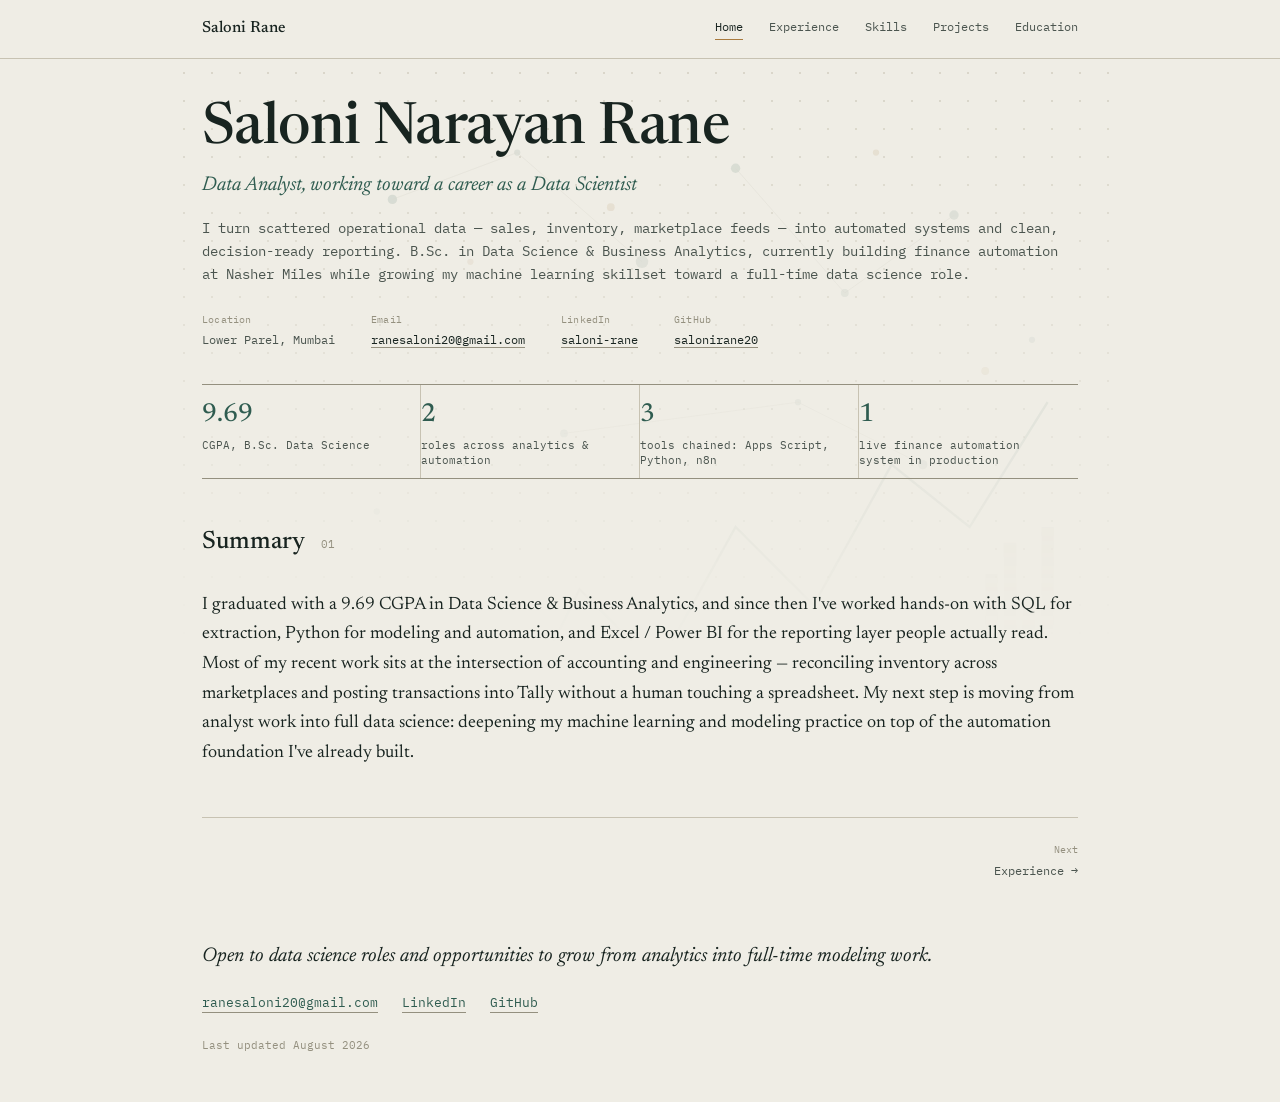
<file: index.html>
<!DOCTYPE html>
<html lang="en">
<head>
<meta charset="UTF-8">
<meta name="viewport" content="width=device-width, initial-scale=1.0">
<title>Saloni Narayan Rane — Data Analyst → Data Scientist</title>
<link rel="preconnect" href="https://fonts.googleapis.com">
<link href="https://fonts.googleapis.com/css2?family=Newsreader:ital,opsz,wght@0,6..72,400;0,6..72,500;0,6..72,600;0,6..72,700;1,6..72,400;1,6..72,500&family=IBM+Plex+Mono:wght@400;500;600&display=swap" rel="stylesheet">
<link rel="stylesheet" href="style.css?v=7">
</head>
<body>

<div class="topbar">
  <div class="wrap">
    <a class="brand" href="index.html">Saloni Rane</a>
    <nav>
      <a href="index.html" class="active">Home</a>
      <a href="experience.html">Experience</a>
      <a href="skills.html">Skills</a>
      <a href="projects.html">Projects</a>
      <a href="education.html">Education</a>
    </nav>
  </div>
</div>

<div class="wrap">

  <div class="field-bg">
    <svg viewBox="0 0 500 640" xmlns="http://www.w3.org/2000/svg" preserveAspectRatio="xMaxYMin slice">
      <polyline points="10,420 60,380 110,440 160,340 210,390 260,300 310,350 360,260 410,300 460,220"
                fill="none" stroke="#2F5C50" stroke-width="1.5" opacity="0.5"/>
      <g fill="#2F5C50">
        <circle cx="40" cy="90" r="3" opacity="0.5"/>
        <circle cx="120" cy="60" r="2" opacity="0.35"/>
        <circle cx="200" cy="130" r="4" opacity="0.4"/>
        <circle cx="80" cy="180" r="2" opacity="0.3"/>
        <circle cx="260" cy="70" r="3" opacity="0.45"/>
        <circle cx="330" cy="150" r="2.5" opacity="0.35"/>
        <circle cx="400" cy="100" r="3" opacity="0.4"/>
        <circle cx="450" cy="180" r="2" opacity="0.3"/>
        <circle cx="150" cy="240" r="2.5" opacity="0.3"/>
        <circle cx="300" cy="220" r="2" opacity="0.35"/>
        <circle cx="380" cy="260" r="3" opacity="0.4"/>
        <circle cx="30" cy="290" r="2" opacity="0.3"/>
      </g>
      <g fill="#A97A3E">
        <circle cx="180" cy="95" r="2.5" opacity="0.5"/>
        <circle cx="350" cy="60" r="2" opacity="0.45"/>
        <circle cx="420" cy="200" r="2.5" opacity="0.4"/>
        <circle cx="90" cy="130" r="2" opacity="0.4"/>
      </g>
      <g stroke="#94907F" stroke-width="0.6" opacity="0.35">
        <line x1="40" y1="90" x2="120" y2="60"/>
        <line x1="120" y1="60" x2="200" y2="130"/>
        <line x1="260" y1="70" x2="330" y2="150"/>
        <line x1="330" y1="150" x2="400" y2="100"/>
        <line x1="150" y1="240" x2="300" y2="220"/>
        <line x1="300" y1="220" x2="380" y2="260"/>
      </g>
      <g fill="#C7C2B2" opacity="0.6">
        <rect x="420" y="330" width="8" height="40"/>
        <rect x="432" y="310" width="8" height="60"/>
        <rect x="444" y="345" width="8" height="25"/>
        <rect x="456" y="300" width="8" height="70"/>
      </g>
    </svg>
  </div>

  <div class="hero">
    <h1>Saloni Narayan Rane</h1>
    <p class="role">Data Analyst, working toward a career as a Data Scientist</p>
    <p class="lede">I turn scattered operational data — sales, inventory, marketplace feeds — into automated systems and clean, decision-ready reporting. B.Sc. in Data Science &amp; Business Analytics, currently building finance automation at Nasher Miles while growing my machine learning skillset toward a full-time data science role.</p>

    <div class="ledger-row">
      <div class="ledger-cell"><span>Location</span>Lower Parel, Mumbai</div>
      <div class="ledger-cell"><span>Email</span><a href="mailto:ranesaloni20@gmail.com">ranesaloni20@gmail.com</a></div>
      <div class="ledger-cell"><span>LinkedIn</span><a href="https://www.linkedin.com/in/saloni-rane-6363a7286" target="_blank" rel="noopener">saloni-rane</a></div>
      <div class="ledger-cell"><span>GitHub</span><a href="https://github.com/salonirane20" target="_blank" rel="noopener">salonirane20</a></div>
    </div>
  </div>

  <div class="stat-row">
    <div class="stat-cell"><span class="num">9.69</span><span class="lbl">CGPA, B.Sc. Data Science</span></div>
    <div class="stat-cell"><span class="num">2</span><span class="lbl">roles across analytics &amp; automation</span></div>
    <div class="stat-cell"><span class="num">3</span><span class="lbl">tools chained: Apps Script, Python, n8n</span></div>
    <div class="stat-cell"><span class="num">1</span><span class="lbl">live finance automation system in production</span></div>
  </div>

  <section id="summary" class="summary">
    <div class="sec-head"><h2>Summary</h2><span class="sec-num">01</span></div>
    <p>I graduated with a 9.69 CGPA in Data Science &amp; Business Analytics, and since then I've worked hands-on with SQL for extraction, Python for modeling and automation, and Excel / Power BI for the reporting layer people actually read. Most of my recent work sits at the intersection of accounting and engineering — reconciling inventory across marketplaces and posting transactions into Tally without a human touching a spreadsheet. My next step is moving from analyst work into full data science: deepening my machine learning and modeling practice on top of the automation foundation I've already built.</p>
  </section>

  <div class="page-nav">
    <span></span>
    <a class="next" href="experience.html"><span class="to">Next</span>Experience →</a>
  </div>

  <footer>
    <p class="ftitle">Open to data science roles and opportunities to grow from analytics into full-time modeling work.</p>
    <div class="flinks">
      <a href="mailto:ranesaloni20@gmail.com">ranesaloni20@gmail.com</a>
      <a href="https://www.linkedin.com/in/saloni-rane-6363a7286" target="_blank" rel="noopener">LinkedIn</a>
      <a href="https://github.com/salonirane20" target="_blank" rel="noopener">GitHub</a>
    </div>
    <p class="fmeta">Last updated August 2026</p>
  </footer>

</div>

</body>
</html>
</file>
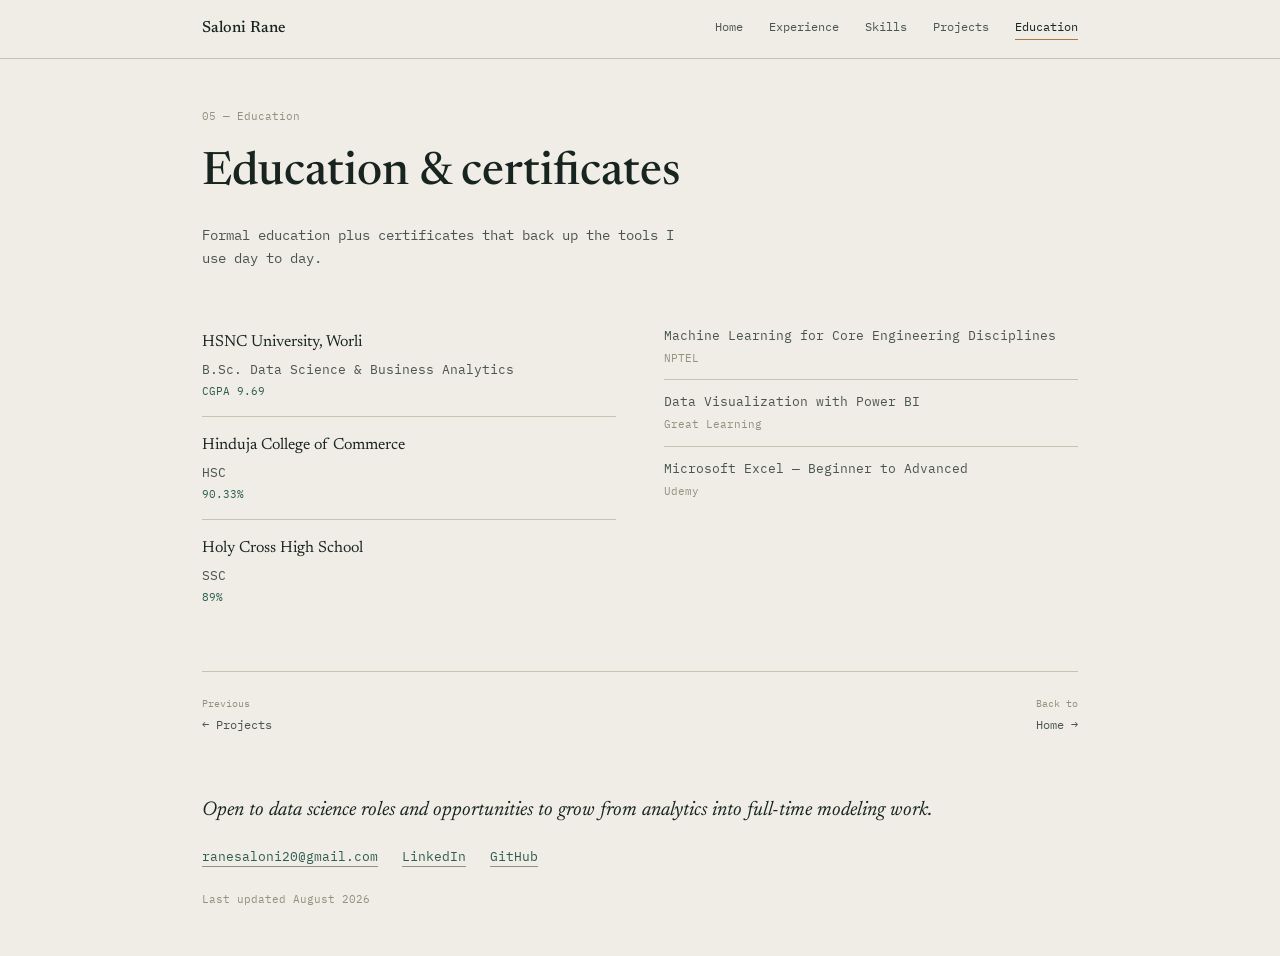
<file: education.html>
<!DOCTYPE html>
<html lang="en">
<head>
<meta charset="UTF-8">
<meta name="viewport" content="width=device-width, initial-scale=1.0">
<title>Education — Saloni Narayan Rane</title>
<link rel="preconnect" href="https://fonts.googleapis.com">
<link href="https://fonts.googleapis.com/css2?family=Newsreader:ital,opsz,wght@0,6..72,400;0,6..72,500;0,6..72,600;0,6..72,700;1,6..72,400;1,6..72,500&family=IBM+Plex+Mono:wght@400;500;600&display=swap" rel="stylesheet">
<link rel="stylesheet" href="style.css?v=7">
</head>
<body>

<div class="topbar">
  <div class="wrap">
    <a class="brand" href="index.html">Saloni Rane</a>
    <nav>
      <a href="index.html">Home</a>
      <a href="experience.html">Experience</a>
      <a href="skills.html">Skills</a>
      <a href="projects.html">Projects</a>
      <a href="education.html" class="active">Education</a>
    </nav>
  </div>
</div>

<div class="wrap">

  <div class="page-head">
    <span class="eyebrow">05 — Education</span>
    <h1>Education &amp; certificates</h1>
    <p class="sub">Formal education plus certificates that back up the tools I use day to day.</p>
  </div>

  <section id="education">
    <div class="two-col">
      <div>
        <div class="edu-item">
          <div class="edu-school">HSNC University, Worli</div>
          <div class="edu-degree">B.Sc. Data Science &amp; Business Analytics</div>
          <div class="edu-score">CGPA 9.69</div>
        </div>
        <div class="edu-item">
          <div class="edu-school">Hinduja College of Commerce</div>
          <div class="edu-degree">HSC</div>
          <div class="edu-score">90.33%</div>
        </div>
        <div class="edu-item">
          <div class="edu-school">Holy Cross High School</div>
          <div class="edu-degree">SSC</div>
          <div class="edu-score">89%</div>
        </div>
      </div>
      <div>
        <div class="cert-item">Machine Learning for Core Engineering Disciplines<span class="issuer">NPTEL</span></div>
        <div class="cert-item">Data Visualization with Power BI<span class="issuer">Great Learning</span></div>
        <div class="cert-item">Microsoft Excel — Beginner to Advanced<span class="issuer">Udemy</span></div>
      </div>
    </div>
  </section>

  <div class="page-nav">
    <a class="prev" href="projects.html"><span class="to">Previous</span>← Projects</a>
    <a class="next" href="index.html"><span class="to">Back to</span>Home →</a>
  </div>

  <footer>
    <p class="ftitle">Open to data science roles and opportunities to grow from analytics into full-time modeling work.</p>
    <div class="flinks">
      <a href="mailto:ranesaloni20@gmail.com">ranesaloni20@gmail.com</a>
      <a href="https://www.linkedin.com/in/saloni-rane-6363a7286" target="_blank" rel="noopener">LinkedIn</a>
      <a href="https://github.com/salonirane20" target="_blank" rel="noopener">GitHub</a>
    </div>
    <p class="fmeta">Last updated August 2026</p>
  </footer>

</div>

</body>
</html>
</file>
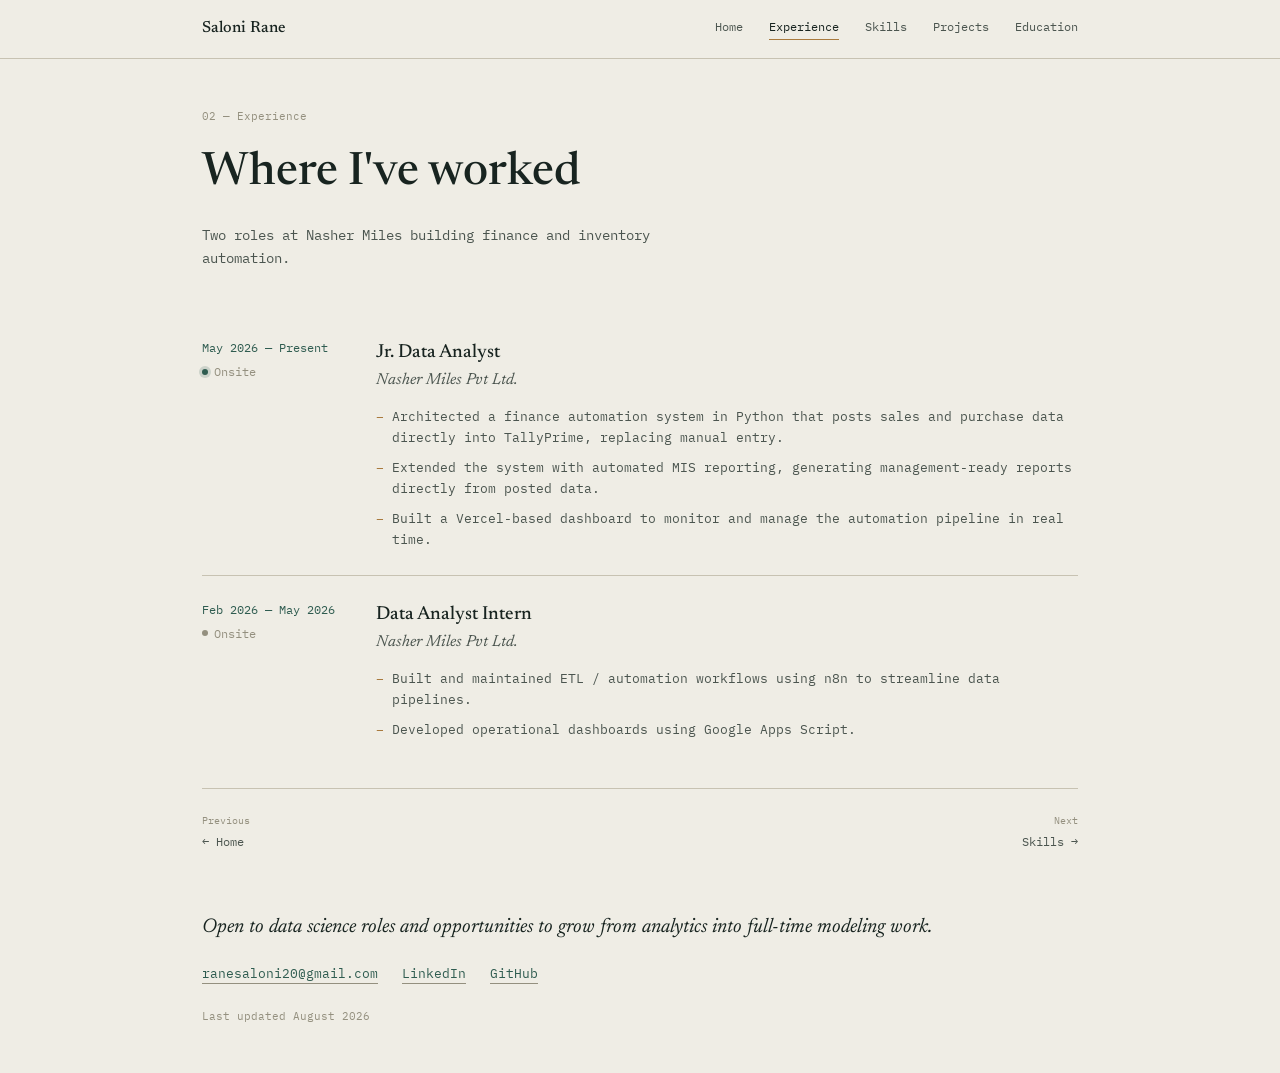
<file: experience.html>
<!DOCTYPE html>
<html lang="en">
<head>
<meta charset="UTF-8">
<meta name="viewport" content="width=device-width, initial-scale=1.0">
<title>Experience — Saloni Narayan Rane</title>
<link rel="preconnect" href="https://fonts.googleapis.com">
<link href="https://fonts.googleapis.com/css2?family=Newsreader:ital,opsz,wght@0,6..72,400;0,6..72,500;0,6..72,600;0,6..72,700;1,6..72,400;1,6..72,500&family=IBM+Plex+Mono:wght@400;500;600&display=swap" rel="stylesheet">
<link rel="stylesheet" href="style.css?v=7">
</head>
<body>

<div class="topbar">
  <div class="wrap">
    <a class="brand" href="index.html">Saloni Rane</a>
    <nav>
      <a href="index.html">Home</a>
      <a href="experience.html" class="active">Experience</a>
      <a href="skills.html">Skills</a>
      <a href="projects.html">Projects</a>
      <a href="education.html">Education</a>
    </nav>
  </div>
</div>

<div class="wrap">

  <div class="page-head">
    <span class="eyebrow">02 — Experience</span>
    <h1>Where I've worked</h1>
    <p class="sub">Two roles at Nasher Miles building finance and inventory automation.</p>
  </div>

  <section id="experience">
    <div class="exp-row">
      <div class="exp-date">May 2026 — Present<span class="exp-mode"><span class="dot live"></span>Onsite</span></div>
      <div>
        <div class="exp-role">Jr. Data Analyst</div>
        <div class="exp-company">Nasher Miles Pvt Ltd.</div>
        <ul class="exp-bullets">
          <li>Architected a finance automation system in Python that posts sales and purchase data directly into TallyPrime, replacing manual entry.</li>
          <li>Extended the system with automated MIS reporting, generating management-ready reports directly from posted data.</li>
          <li>Built a Vercel-based dashboard to monitor and manage the automation pipeline in real time.</li>
        </ul>
      </div>
    </div>

    <div class="exp-row">
      <div class="exp-date">Feb 2026 — May 2026<span class="exp-mode"><span class="dot"></span>Onsite</span></div>
      <div>
        <div class="exp-role">Data Analyst Intern</div>
        <div class="exp-company">Nasher Miles Pvt Ltd.</div>
        <ul class="exp-bullets">
          <li>Built and maintained ETL / automation workflows using n8n to streamline data pipelines.</li>
          <li>Developed operational dashboards using Google Apps Script.</li>
        </ul>
      </div>
    </div>
  </section>

  <div class="page-nav">
    <a class="prev" href="index.html"><span class="to">Previous</span>← Home</a>
    <a class="next" href="skills.html"><span class="to">Next</span>Skills →</a>
  </div>

  <footer>
    <p class="ftitle">Open to data science roles and opportunities to grow from analytics into full-time modeling work.</p>
    <div class="flinks">
      <a href="mailto:ranesaloni20@gmail.com">ranesaloni20@gmail.com</a>
      <a href="https://www.linkedin.com/in/saloni-rane-6363a7286" target="_blank" rel="noopener">LinkedIn</a>
      <a href="https://github.com/salonirane20" target="_blank" rel="noopener">GitHub</a>
    </div>
    <p class="fmeta">Last updated August 2026</p>
  </footer>

</div>

</body>
</html>
</file>
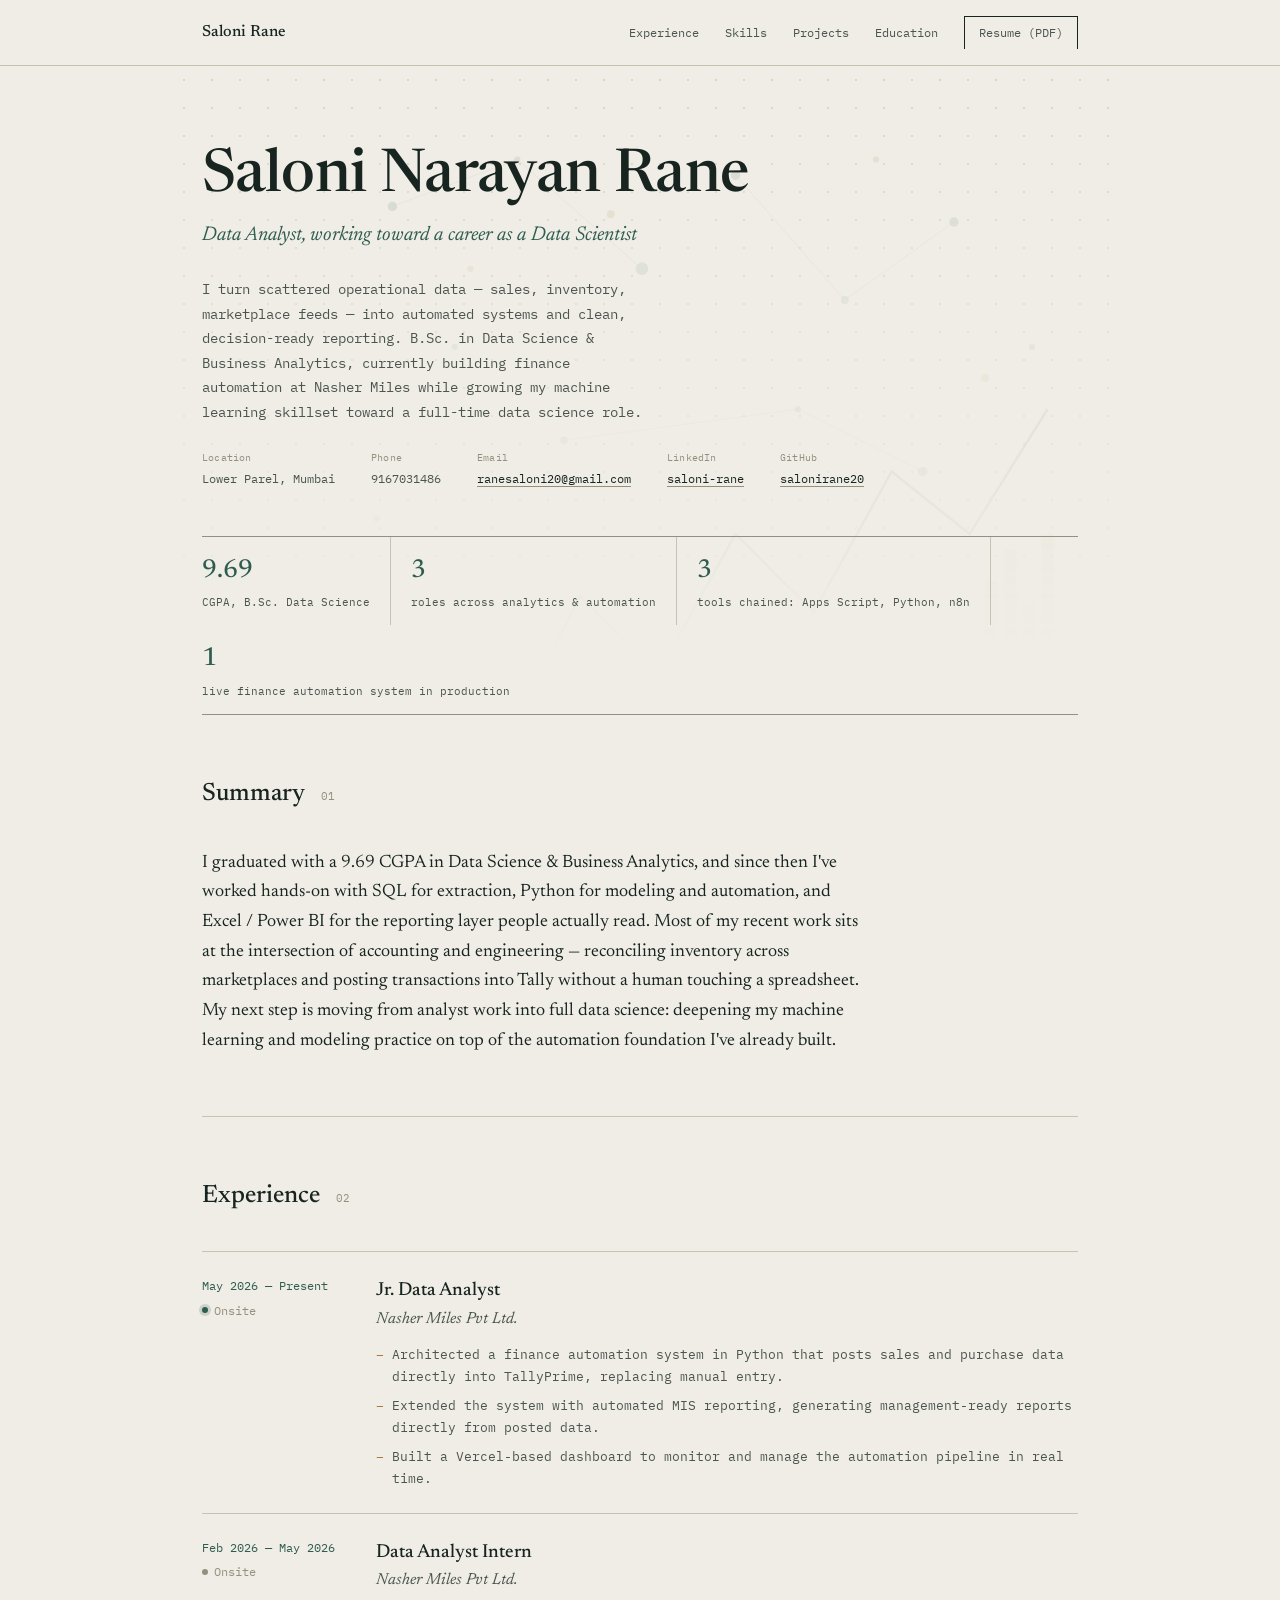
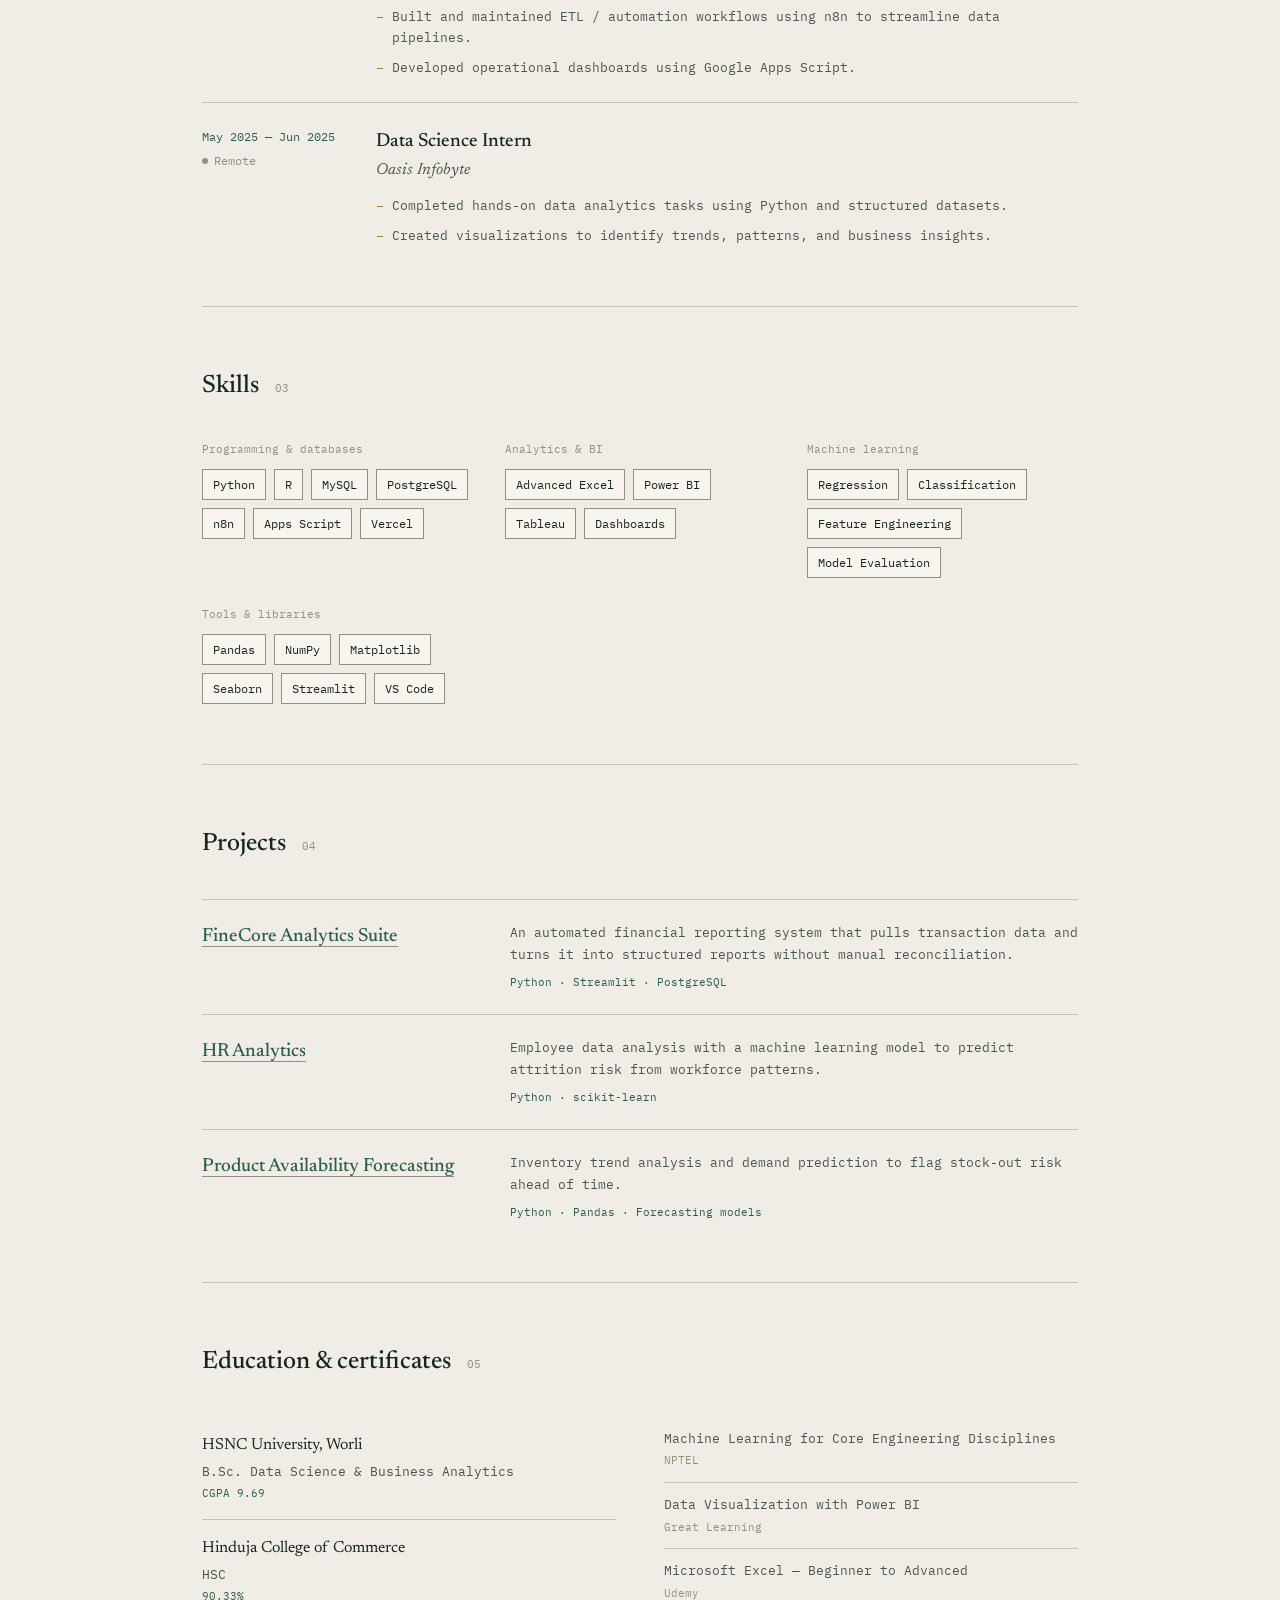
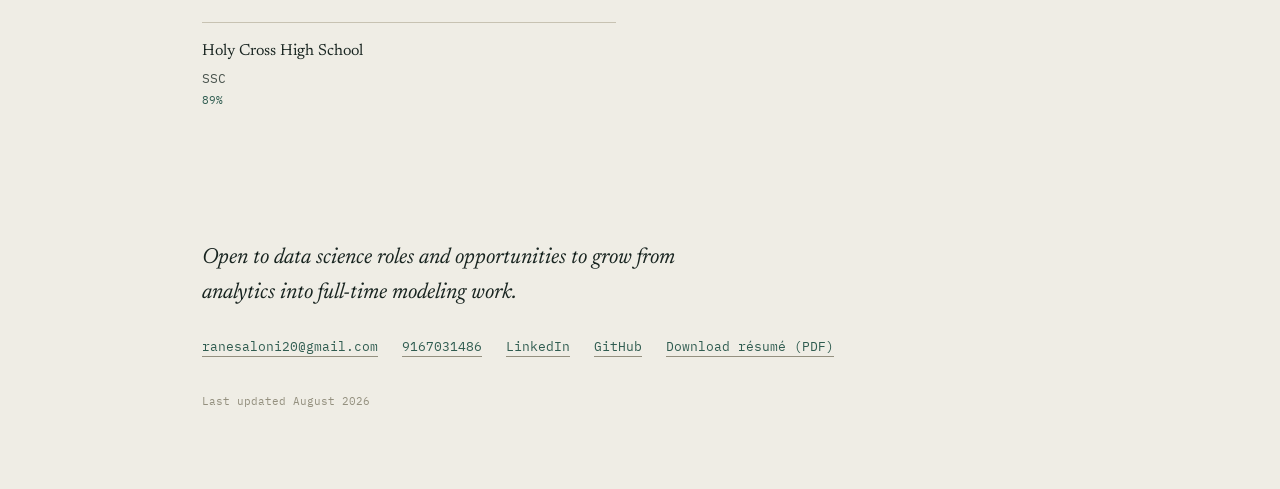
<file: portfolio.html>
<!DOCTYPE html>
<html lang="en">
<head>
<meta charset="UTF-8">
<meta name="viewport" content="width=device-width, initial-scale=1.0">
<title>Saloni Narayan Rane — Data Analyst → Data Scientist</title>
<link rel="preconnect" href="https://fonts.googleapis.com">
<link href="https://fonts.googleapis.com/css2?family=Newsreader:ital,opsz,wght@0,6..72,400;0,6..72,500;0,6..72,600;1,6..72,400;1,6..72,500&family=IBM+Plex+Mono:wght@400;500;600&display=swap" rel="stylesheet">
<style>
  :root{
    --paper:#EFEDE5;
    --paper-raised:#F7F5EE;
    --ink:#182420;
    --ink-soft:#4B554F;
    --teal:#2F5C50;
    --teal-dim:#5E7B72;
    --ochre:#A97A3E;
    --rule:#C7C2B2;
    --rule-strong:#94907F;
  }
  *{margin:0;padding:0;box-sizing:border-box;}
  html{scroll-behavior:smooth;}
  body{
    background:var(--paper);
    color:var(--ink);
    font-family:'IBM Plex Mono', monospace;
    font-size:15px;
    line-height:1.6;
    -webkit-font-smoothing:antialiased;
  }
  .field-bg{
    position:absolute;
    top:0; left:0; right:0;
    height:640px;
    z-index:0;
    pointer-events:none;
    overflow:hidden;
    background-image:radial-gradient(var(--rule) 1px, transparent 1px);
    background-size:28px 28px;
    -webkit-mask-image:linear-gradient(to bottom, rgba(0,0,0,.55), transparent 92%);
    mask-image:linear-gradient(to bottom, rgba(0,0,0,.55), transparent 92%);
  }
  .field-bg svg{position:absolute;top:0;right:0;width:min(70vw,780px);height:100%;opacity:.55;}
  .hero, .topbar, .stat-row{position:relative;z-index:1;}
  ::selection{background:var(--teal);color:var(--paper-raised);}
  a{color:var(--teal);text-decoration:none;border-bottom:1px solid var(--rule-strong);transition:border-color .15s ease, color .15s ease;}
  a:hover{color:var(--ochre);border-color:var(--ochre);}
  :focus-visible{outline:2px solid var(--ochre);outline-offset:2px;}

  .wrap{max-width:940px;margin:0 auto;padding:0 32px;position:relative;}
  body > .wrap{overflow:visible;}

  /* ---------- STICKY NAV ---------- */
  .topbar{
    position:sticky;top:0;z-index:50;
    background:rgba(239,237,229,.92);
    backdrop-filter:blur(6px);
    border-bottom:1px solid var(--rule);
  }
  .topbar .wrap{
    display:flex;align-items:center;justify-content:space-between;
    padding-top:16px;padding-bottom:16px;
  }
  .topbar .brand{
    font-family:'Newsreader', serif;
    font-weight:500;
    font-size:16px;
    color:var(--ink);
  }
  .topbar nav{display:flex;align-items:center;gap:26px;}
  .topbar nav a{
    font-size:11.5px;
    color:var(--ink-soft);
    border-bottom:none;
  }
  .topbar nav a:hover{color:var(--ochre);}
  .btn-resume{
    border:1px solid var(--ink);
    padding:7px 14px;
    font-size:11px;
    color:var(--ink);
    border-bottom:1px solid var(--ink);
    white-space:nowrap;
  }
  .btn-resume:hover{background:var(--ink);color:var(--paper);border-color:var(--ink);}

  @media (max-width:680px){
    .topbar nav a:not(.btn-resume){display:none;}
  }

  /* ---------- HERO ---------- */
  .hero{padding:80px 0 0;}
  .hero h1{
    font-family:'Newsreader', serif;
    font-weight:500;
    font-size:clamp(38px, 6vw, 60px);
    line-height:1.05;
    letter-spacing:-0.01em;
    color:var(--ink);
  }
  .hero .role{
    font-family:'Newsreader', serif;
    font-style:italic;
    font-weight:400;
    font-size:clamp(17px,2.2vw,20px);
    color:var(--teal);
    margin-top:10px;
  }
  .hero .lede{
    max-width:56ch;
    margin-top:26px;
    font-size:14px;
    color:var(--ink-soft);
    line-height:1.75;
  }

  /* stat row */
  .stat-row{
    display:flex;flex-wrap:wrap;
    margin-top:40px;
    border-top:1px solid var(--rule-strong);
    border-bottom:1px solid var(--rule-strong);
  }
  .stat-cell{
    padding:14px 20px 14px 0;
    margin-right:20px;
    border-right:1px solid var(--rule);
    opacity:0;transform:translateY(4px);
    animation:cellIn .5s ease forwards;
  }
  .stat-cell:last-child{border-right:none;margin-right:0;}
  .stat-cell .num{
    font-family:'Newsreader', serif;
    font-size:26px;
    font-weight:500;
    color:var(--teal);
    display:block;
  }
  .stat-cell .lbl{font-size:10.5px;color:var(--ink-soft);margin-top:2px;display:block;}
  .stat-cell:nth-child(1){animation-delay:.05s;}
  .stat-cell:nth-child(2){animation-delay:.15s;}
  .stat-cell:nth-child(3){animation-delay:.25s;}
  .stat-cell:nth-child(4){animation-delay:.35s;}
  @keyframes cellIn{to{opacity:1;transform:translateY(0);}}
  @media (prefers-reduced-motion: reduce){.stat-cell{animation:none;opacity:1;transform:none;}}

  /* ledger contact row */
  .ledger-row{display:flex;flex-wrap:wrap;margin-top:18px;}
  .ledger-cell{padding:8px 18px 8px 0;margin-right:18px;font-size:12px;color:var(--ink-soft);}
  .ledger-cell span{display:block;font-size:9.5px;letter-spacing:.02em;color:var(--rule-strong);margin-bottom:3px;}
  .ledger-cell a{color:var(--ink);border-bottom:1px solid var(--rule-strong);}
  .ledger-cell a:hover{color:var(--ochre);border-color:var(--ochre);}

  /* ---------- SECTIONS ---------- */
  section{padding:60px 0;border-bottom:1px solid var(--rule);scroll-margin-top:70px;}
  section:last-of-type{border-bottom:none;}
  .sec-head{display:flex;align-items:baseline;gap:16px;margin-bottom:34px;}
  .sec-head h2{font-family:'Newsreader', serif;font-weight:500;font-size:25px;color:var(--ink);}
  .sec-head .sec-num{font-size:11px;color:var(--rule-strong);}

  /* ---------- SUMMARY ---------- */
  .summary p{
    font-family:'Newsreader', serif;
    font-size:18px;
    line-height:1.65;
    color:var(--ink);
    max-width:66ch;
  }

  /* ---------- EXPERIENCE ---------- */
  .exp-row{display:grid;grid-template-columns:150px 1fr;gap:24px;padding:24px 0;border-top:1px solid var(--rule);}
  .exp-row:last-child{padding-bottom:0;}
  .exp-date{font-size:12px;color:var(--teal);line-height:1.6;}
  .exp-mode{display:flex;align-items:center;gap:6px;color:var(--rule-strong);margin-top:5px;}
  .dot{width:6px;height:6px;border-radius:50%;background:var(--rule-strong);display:inline-block;}
  .dot.live{background:var(--teal);box-shadow:0 0 0 3px rgba(47,92,80,.18);}
  .exp-role{font-family:'Newsreader', serif;font-size:19px;font-weight:500;color:var(--ink);}
  .exp-company{color:var(--ink-soft);font-family:'Newsreader', serif;font-style:italic;font-size:16px;}
  .exp-bullets{margin-top:12px;list-style:none;}
  .exp-bullets li{position:relative;padding-left:16px;margin-top:8px;font-size:13px;color:var(--ink-soft);line-height:1.65;}
  .exp-bullets li::before{content:"–";position:absolute;left:0;color:var(--ochre);}

  /* ---------- SKILLS ---------- */
  .skill-grid{display:grid;grid-template-columns:repeat(auto-fit,minmax(220px,1fr));gap:28px 32px;}
  .skill-group span.label{display:block;font-size:11px;color:var(--rule-strong);margin-bottom:10px;}
  .tags{display:flex;flex-wrap:wrap;gap:8px;}
  .tag{border:1px solid var(--rule-strong);padding:5px 10px;font-size:12px;color:var(--ink);background:var(--paper-raised);}

  /* ---------- PROJECTS ---------- */
  .proj-list{display:flex;flex-direction:column;}
  .proj{display:grid;grid-template-columns:1fr 2fr;gap:24px;padding:22px 0;border-top:1px solid var(--rule);}
  .proj:last-child{padding-bottom:0;}
  .proj-name{font-family:'Newsreader', serif;font-size:19px;font-weight:500;color:var(--ink);}
  .proj-desc{font-size:13px;color:var(--ink-soft);line-height:1.7;}
  .proj-stack{margin-top:8px;font-size:11px;color:var(--teal);}

  /* ---------- EDUCATION / CERTS ---------- */
  .two-col{display:grid;grid-template-columns:1fr 1fr;gap:48px;}
  @media (max-width:680px){.two-col{grid-template-columns:1fr;}}
  .edu-item{padding:16px 0;border-top:1px solid var(--rule);}
  .edu-item:first-child{border-top:none;}
  .edu-school{font-family:'Newsreader', serif;font-size:16px;color:var(--ink);}
  .edu-degree{font-size:12.5px;color:var(--ink-soft);margin-top:3px;}
  .edu-score{font-size:11px;color:var(--teal);margin-top:4px;}
  .cert-item{padding:12px 0;border-top:1px solid var(--rule);font-size:13px;color:var(--ink-soft);}
  .cert-item:first-child{border-top:none;}
  .cert-item .issuer{color:var(--rule-strong);font-size:11px;display:block;margin-top:3px;}

  /* ---------- FOOTER ---------- */
  footer{padding:56px 0 80px;}
  footer .ftitle{font-family:'Newsreader', serif;font-style:italic;font-size:22px;color:var(--ink);max-width:42ch;margin-bottom:24px;}
  footer .flinks{display:flex;flex-wrap:wrap;gap:24px;font-size:12.5px;}
  footer .fmeta{margin-top:36px;font-size:10.5px;color:var(--rule-strong);}

  @media (max-width:640px){
    .hero{padding-top:56px;}
    .wrap{padding:0 20px;}
    .exp-row, .proj{grid-template-columns:1fr;gap:8px;}
    .stat-row{flex-wrap:wrap;}
    .stat-cell{width:47%;border-right:none;border-bottom:1px solid var(--rule);padding-bottom:12px;margin-bottom:12px;}
  }

  @media print{
    .topbar{position:static;}
    .btn-resume{display:none;}
    body{background:#fff;}
  }
</style>
</head>
<body>

<div class="topbar">
  <div class="wrap">
    <div class="brand">Saloni Rane</div>
    <nav>
      <a href="#experience">Experience</a>
      <a href="#skills">Skills</a>
      <a href="#projects">Projects</a>
      <a href="#education">Education</a>
      <a class="btn-resume" href="Saloni-Rane-Resume.pdf" target="_blank" rel="noopener">Resume (PDF)</a>
    </nav>
  </div>
</div>

<div class="wrap">

  <div class="field-bg">
    <svg viewBox="0 0 500 640" xmlns="http://www.w3.org/2000/svg" preserveAspectRatio="xMaxYMin slice">
      <!-- wandering sparkline -->
      <polyline points="10,420 60,380 110,440 160,340 210,390 260,300 310,350 360,260 410,300 460,220"
                fill="none" stroke="#2F5C50" stroke-width="1.5" opacity="0.5"/>
      <!-- scatter field -->
      <g fill="#2F5C50">
        <circle cx="40" cy="90" r="3" opacity="0.5"/>
        <circle cx="120" cy="60" r="2" opacity="0.35"/>
        <circle cx="200" cy="130" r="4" opacity="0.4"/>
        <circle cx="80" cy="180" r="2" opacity="0.3"/>
        <circle cx="260" cy="70" r="3" opacity="0.45"/>
        <circle cx="330" cy="150" r="2.5" opacity="0.35"/>
        <circle cx="400" cy="100" r="3" opacity="0.4"/>
        <circle cx="450" cy="180" r="2" opacity="0.3"/>
        <circle cx="150" cy="240" r="2.5" opacity="0.3"/>
        <circle cx="300" cy="220" r="2" opacity="0.35"/>
        <circle cx="380" cy="260" r="3" opacity="0.4"/>
        <circle cx="30" cy="290" r="2" opacity="0.3"/>
      </g>
      <g fill="#A97A3E">
        <circle cx="180" cy="95" r="2.5" opacity="0.5"/>
        <circle cx="350" cy="60" r="2" opacity="0.45"/>
        <circle cx="420" cy="200" r="2.5" opacity="0.4"/>
        <circle cx="90" cy="130" r="2" opacity="0.4"/>
      </g>
      <!-- faint connecting lines between nearby scatter points -->
      <g stroke="#94907F" stroke-width="0.6" opacity="0.35">
        <line x1="40" y1="90" x2="120" y2="60"/>
        <line x1="120" y1="60" x2="200" y2="130"/>
        <line x1="260" y1="70" x2="330" y2="150"/>
        <line x1="330" y1="150" x2="400" y2="100"/>
        <line x1="150" y1="240" x2="300" y2="220"/>
        <line x1="300" y1="220" x2="380" y2="260"/>
      </g>
      <!-- small bar cluster, unlabeled, purely textural -->
      <g fill="#C7C2B2" opacity="0.6">
        <rect x="420" y="330" width="8" height="40"/>
        <rect x="432" y="310" width="8" height="60"/>
        <rect x="444" y="345" width="8" height="25"/>
        <rect x="456" y="300" width="8" height="70"/>
      </g>
    </svg>
  </div>

  <div class="hero">
    <h1>Saloni Narayan Rane</h1>
    <p class="role">Data Analyst, working toward a career as a Data Scientist</p>
    <p class="lede">I turn scattered operational data — sales, inventory, marketplace feeds — into automated systems and clean, decision-ready reporting. B.Sc. in Data Science &amp; Business Analytics, currently building finance automation at Nasher Miles while growing my machine learning skillset toward a full-time data science role.</p>

    <div class="ledger-row">
      <div class="ledger-cell"><span>Location</span>Lower Parel, Mumbai</div>
      <div class="ledger-cell"><span>Phone</span>9167031486</div>
      <div class="ledger-cell"><span>Email</span><a href="mailto:ranesaloni20@gmail.com">ranesaloni20@gmail.com</a></div>
      <div class="ledger-cell"><span>LinkedIn</span><a href="https://www.linkedin.com/in/saloni-rane-6363a7286" target="_blank" rel="noopener">saloni-rane</a></div>
      <div class="ledger-cell"><span>GitHub</span><a href="https://github.com/salonirane20" target="_blank" rel="noopener">salonirane20</a></div>
    </div>
  </div>

  <div class="stat-row">
    <div class="stat-cell"><span class="num">9.69</span><span class="lbl">CGPA, B.Sc. Data Science</span></div>
    <div class="stat-cell"><span class="num">3</span><span class="lbl">roles across analytics &amp; automation</span></div>
    <div class="stat-cell"><span class="num">3</span><span class="lbl">tools chained: Apps Script, Python, n8n</span></div>
    <div class="stat-cell"><span class="num">1</span><span class="lbl">live finance automation system in production</span></div>
  </div>

  <section id="summary" class="summary">
    <div class="sec-head"><h2>Summary</h2><span class="sec-num">01</span></div>
    <p>I graduated with a 9.69 CGPA in Data Science &amp; Business Analytics, and since then I've worked hands-on with SQL for extraction, Python for modeling and automation, and Excel / Power BI for the reporting layer people actually read. Most of my recent work sits at the intersection of accounting and engineering — reconciling inventory across marketplaces and posting transactions into Tally without a human touching a spreadsheet. My next step is moving from analyst work into full data science: deepening my machine learning and modeling practice on top of the automation foundation I've already built.</p>
  </section>

  <section id="experience">
    <div class="sec-head"><h2>Experience</h2><span class="sec-num">02</span></div>

    <div class="exp-row">
      <div class="exp-date">May 2026 — Present<span class="exp-mode"><span class="dot live"></span>Onsite</span></div>
      <div>
        <div class="exp-role">Jr. Data Analyst</div>
        <div class="exp-company">Nasher Miles Pvt Ltd.</div>
        <ul class="exp-bullets">
          <li>Architected a finance automation system in Python that posts sales and purchase data directly into TallyPrime, replacing manual entry.</li>
          <li>Extended the system with automated MIS reporting, generating management-ready reports directly from posted data.</li>
          <li>Built a Vercel-based dashboard to monitor and manage the automation pipeline in real time.</li>
        </ul>
      </div>
    </div>

    <div class="exp-row">
      <div class="exp-date">Feb 2026 — May 2026<span class="exp-mode"><span class="dot"></span>Onsite</span></div>
      <div>
        <div class="exp-role">Data Analyst Intern</div>
        <div class="exp-company">Nasher Miles Pvt Ltd.</div>
        <ul class="exp-bullets">
          <li>Built and maintained ETL / automation workflows using n8n to streamline data pipelines.</li>
          <li>Developed operational dashboards using Google Apps Script.</li>
        </ul>
      </div>
    </div>

    <div class="exp-row">
      <div class="exp-date">May 2025 — Jun 2025<span class="exp-mode"><span class="dot"></span>Remote</span></div>
      <div>
        <div class="exp-role">Data Science Intern</div>
        <div class="exp-company">Oasis Infobyte</div>
        <ul class="exp-bullets">
          <li>Completed hands-on data analytics tasks using Python and structured datasets.</li>
          <li>Created visualizations to identify trends, patterns, and business insights.</li>
        </ul>
      </div>
    </div>
  </section>

  <section id="skills">
    <div class="sec-head"><h2>Skills</h2><span class="sec-num">03</span></div>
    <div class="skill-grid">
      <div class="skill-group">
        <span class="label">Programming &amp; databases</span>
        <div class="tags">
          <span class="tag">Python</span><span class="tag">R</span><span class="tag">MySQL</span>
          <span class="tag">PostgreSQL</span><span class="tag">n8n</span><span class="tag">Apps Script</span><span class="tag">Vercel</span>
        </div>
      </div>
      <div class="skill-group">
        <span class="label">Analytics &amp; BI</span>
        <div class="tags">
          <span class="tag">Advanced Excel</span><span class="tag">Power BI</span><span class="tag">Tableau</span><span class="tag">Dashboards</span>
        </div>
      </div>
      <div class="skill-group">
        <span class="label">Machine learning</span>
        <div class="tags">
          <span class="tag">Regression</span><span class="tag">Classification</span><span class="tag">Feature Engineering</span><span class="tag">Model Evaluation</span>
        </div>
      </div>
      <div class="skill-group">
        <span class="label">Tools &amp; libraries</span>
        <div class="tags">
          <span class="tag">Pandas</span><span class="tag">NumPy</span><span class="tag">Matplotlib</span><span class="tag">Seaborn</span><span class="tag">Streamlit</span><span class="tag">VS Code</span>
        </div>
      </div>
    </div>
  </section>

  <section id="projects">
    <div class="sec-head"><h2>Projects</h2><span class="sec-num">04</span></div>
    <div class="proj-list">
      <div class="proj">
        <div class="proj-name"><a href="https://github.com/salonirane20/Project" target="_blank" rel="noopener">FineCore Analytics Suite</a></div>
        <div>
          <div class="proj-desc">An automated financial reporting system that pulls transaction data and turns it into structured reports without manual reconciliation.</div>
          <div class="proj-stack">Python · Streamlit · PostgreSQL</div>
        </div>
      </div>
      <div class="proj">
        <div class="proj-name"><a href="https://github.com/salonirane20/Minor-Project-HR%20Aanalytics" target="_blank" rel="noopener">HR Analytics</a></div>
        <div>
          <div class="proj-desc">Employee data analysis with a machine learning model to predict attrition risk from workforce patterns.</div>
          <div class="proj-stack">Python · scikit-learn</div>
        </div>
      </div>
      <div class="proj">
        <div class="proj-name"><a href="https://github.com/salonirane20/Major-Project-%20%20Product%20Avaliablity" target="_blank" rel="noopener">Product Availability Forecasting</a></div>
        <div>
          <div class="proj-desc">Inventory trend analysis and demand prediction to flag stock-out risk ahead of time.</div>
          <div class="proj-stack">Python · Pandas · Forecasting models</div>
        </div>
      </div>
    </div>
  </section>

  <section id="education">
    <div class="sec-head"><h2>Education &amp; certificates</h2><span class="sec-num">05</span></div>
    <div class="two-col">
      <div>
        <div class="edu-item">
          <div class="edu-school">HSNC University, Worli</div>
          <div class="edu-degree">B.Sc. Data Science &amp; Business Analytics</div>
          <div class="edu-score">CGPA 9.69</div>
        </div>
        <div class="edu-item">
          <div class="edu-school">Hinduja College of Commerce</div>
          <div class="edu-degree">HSC</div>
          <div class="edu-score">90.33%</div>
        </div>
        <div class="edu-item">
          <div class="edu-school">Holy Cross High School</div>
          <div class="edu-degree">SSC</div>
          <div class="edu-score">89%</div>
        </div>
      </div>
      <div>
        <div class="cert-item">Machine Learning for Core Engineering Disciplines<span class="issuer">NPTEL</span></div>
        <div class="cert-item">Data Visualization with Power BI<span class="issuer">Great Learning</span></div>
        <div class="cert-item">Microsoft Excel — Beginner to Advanced<span class="issuer">Udemy</span></div>
      </div>
    </div>
  </section>

  <footer>
    <p class="ftitle">Open to data science roles and opportunities to grow from analytics into full-time modeling work.</p>
    <div class="flinks">
      <a href="mailto:ranesaloni20@gmail.com">ranesaloni20@gmail.com</a>
      <a href="tel:9167031486">9167031486</a>
      <a href="https://www.linkedin.com/in/saloni-rane-6363a7286" target="_blank" rel="noopener">LinkedIn</a>
      <a href="https://github.com/salonirane20" target="_blank" rel="noopener">GitHub</a>
      <a href="Saloni-Rane-Resume.pdf" target="_blank" rel="noopener">Download résumé (PDF)</a>
    </div>
    <p class="fmeta">Last updated August 2026</p>
  </footer>

</div>

</body>
</html>
</file>
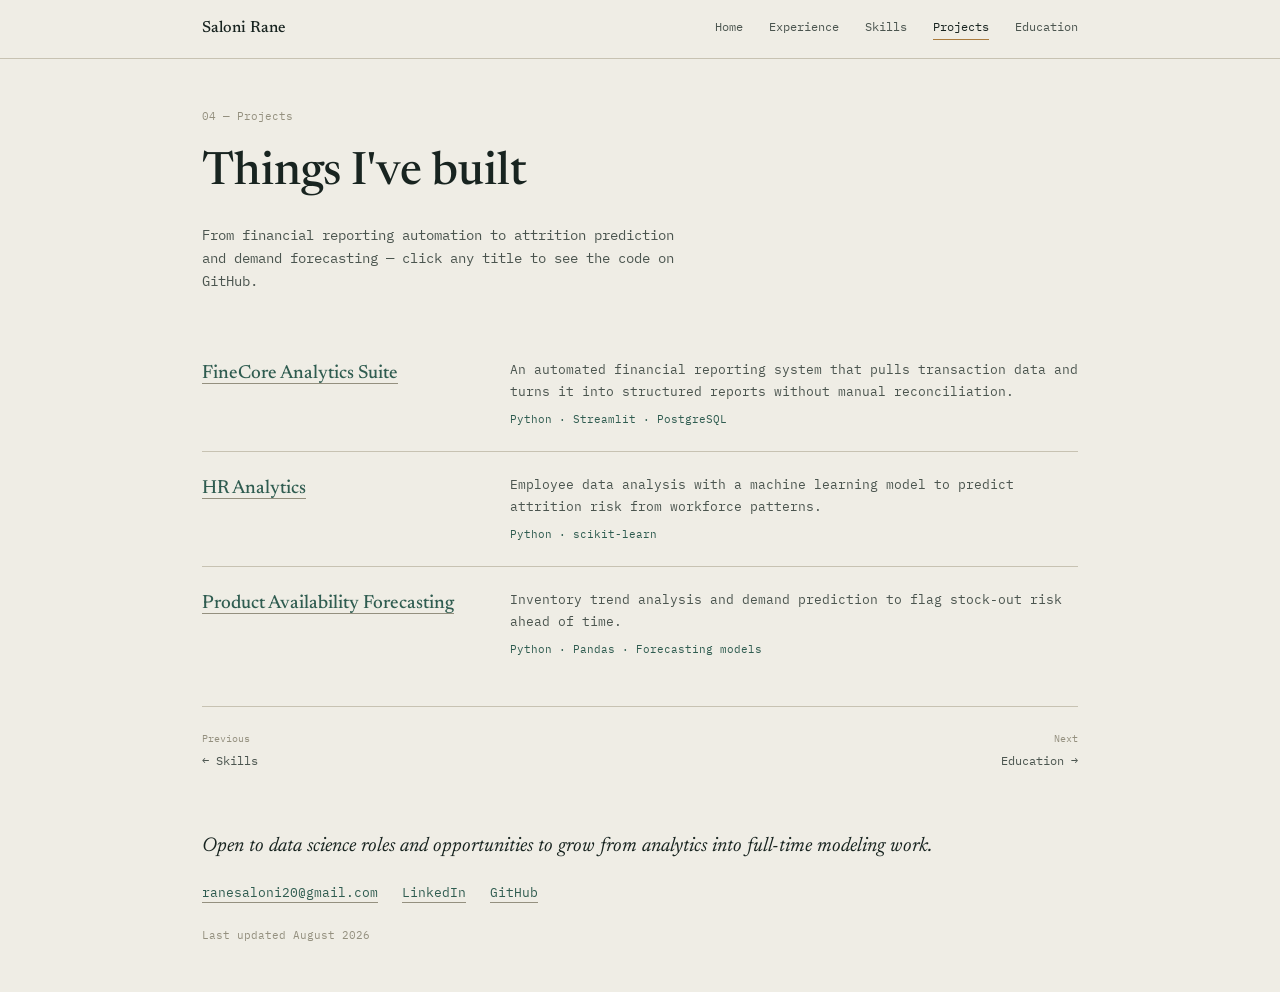
<file: projects.html>
<!DOCTYPE html>
<html lang="en">
<head>
<meta charset="UTF-8">
<meta name="viewport" content="width=device-width, initial-scale=1.0">
<title>Projects — Saloni Narayan Rane</title>
<link rel="preconnect" href="https://fonts.googleapis.com">
<link href="https://fonts.googleapis.com/css2?family=Newsreader:ital,opsz,wght@0,6..72,400;0,6..72,500;0,6..72,600;0,6..72,700;1,6..72,400;1,6..72,500&family=IBM+Plex+Mono:wght@400;500;600&display=swap" rel="stylesheet">
<link rel="stylesheet" href="style.css?v=7">
</head>
<body>

<div class="topbar">
  <div class="wrap">
    <a class="brand" href="index.html">Saloni Rane</a>
    <nav>
      <a href="index.html">Home</a>
      <a href="experience.html">Experience</a>
      <a href="skills.html">Skills</a>
      <a href="projects.html" class="active">Projects</a>
      <a href="education.html">Education</a>
    </nav>
  </div>
</div>

<div class="wrap">

  <div class="page-head">
    <span class="eyebrow">04 — Projects</span>
    <h1>Things I've built</h1>
    <p class="sub">From financial reporting automation to attrition prediction and demand forecasting — click any title to see the code on GitHub.</p>
  </div>

  <section id="projects">
    <div class="proj-list">
      <div class="proj">
        <div class="proj-name"><a href="https://github.com/salonirane20/Project" target="_blank" rel="noopener">FineCore Analytics Suite</a></div>
        <div>
          <div class="proj-desc">An automated financial reporting system that pulls transaction data and turns it into structured reports without manual reconciliation.</div>
          <div class="proj-stack">Python · Streamlit · PostgreSQL</div>
        </div>
      </div>
      <div class="proj">
        <div class="proj-name"><a href="https://github.com/salonirane20/Minor-Project-HR%20Aanalytics" target="_blank" rel="noopener">HR Analytics</a></div>
        <div>
          <div class="proj-desc">Employee data analysis with a machine learning model to predict attrition risk from workforce patterns.</div>
          <div class="proj-stack">Python · scikit-learn</div>
        </div>
      </div>
      <div class="proj">
        <div class="proj-name"><a href="https://github.com/salonirane20/Major-Project-%20%20Product%20Avaliablity" target="_blank" rel="noopener">Product Availability Forecasting</a></div>
        <div>
          <div class="proj-desc">Inventory trend analysis and demand prediction to flag stock-out risk ahead of time.</div>
          <div class="proj-stack">Python · Pandas · Forecasting models</div>
        </div>
      </div>
    </div>
  </section>

  <div class="page-nav">
    <a class="prev" href="skills.html"><span class="to">Previous</span>← Skills</a>
    <a class="next" href="education.html"><span class="to">Next</span>Education →</a>
  </div>

  <footer>
    <p class="ftitle">Open to data science roles and opportunities to grow from analytics into full-time modeling work.</p>
    <div class="flinks">
      <a href="mailto:ranesaloni20@gmail.com">ranesaloni20@gmail.com</a>
      <a href="https://www.linkedin.com/in/saloni-rane-6363a7286" target="_blank" rel="noopener">LinkedIn</a>
      <a href="https://github.com/salonirane20" target="_blank" rel="noopener">GitHub</a>
    </div>
    <p class="fmeta">Last updated August 2026</p>
  </footer>

</div>

</body>
</html>
</file>
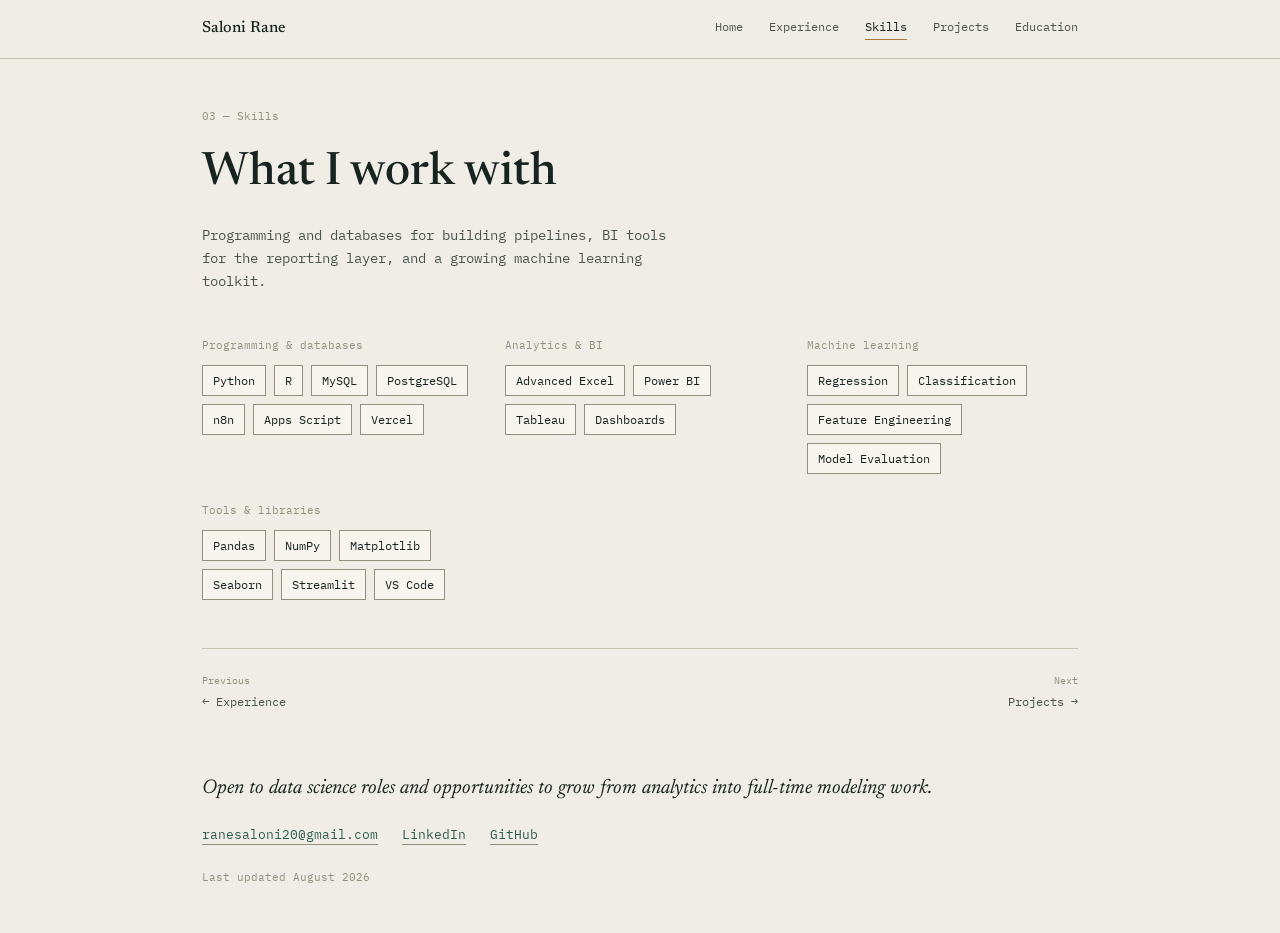
<file: skills.html>
<!DOCTYPE html>
<html lang="en">
<head>
<meta charset="UTF-8">
<meta name="viewport" content="width=device-width, initial-scale=1.0">
<title>Skills — Saloni Narayan Rane</title>
<link rel="preconnect" href="https://fonts.googleapis.com">
<link href="https://fonts.googleapis.com/css2?family=Newsreader:ital,opsz,wght@0,6..72,400;0,6..72,500;0,6..72,600;0,6..72,700;1,6..72,400;1,6..72,500&family=IBM+Plex+Mono:wght@400;500;600&display=swap" rel="stylesheet">
<link rel="stylesheet" href="style.css?v=7">
</head>
<body>

<div class="topbar">
  <div class="wrap">
    <a class="brand" href="index.html">Saloni Rane</a>
    <nav>
      <a href="index.html">Home</a>
      <a href="experience.html">Experience</a>
      <a href="skills.html" class="active">Skills</a>
      <a href="projects.html">Projects</a>
      <a href="education.html">Education</a>
    </nav>
  </div>
</div>

<div class="wrap">

  <div class="page-head">
    <span class="eyebrow">03 — Skills</span>
    <h1>What I work with</h1>
    <p class="sub">Programming and databases for building pipelines, BI tools for the reporting layer, and a growing machine learning toolkit.</p>
  </div>

  <section id="skills">
    <div class="skill-grid">
      <div class="skill-group">
        <span class="label">Programming &amp; databases</span>
        <div class="tags">
          <span class="tag">Python</span><span class="tag">R</span><span class="tag">MySQL</span>
          <span class="tag">PostgreSQL</span><span class="tag">n8n</span><span class="tag">Apps Script</span><span class="tag">Vercel</span>
        </div>
      </div>
      <div class="skill-group">
        <span class="label">Analytics &amp; BI</span>
        <div class="tags">
          <span class="tag">Advanced Excel</span><span class="tag">Power BI</span><span class="tag">Tableau</span><span class="tag">Dashboards</span>
        </div>
      </div>
      <div class="skill-group">
        <span class="label">Machine learning</span>
        <div class="tags">
          <span class="tag">Regression</span><span class="tag">Classification</span><span class="tag">Feature Engineering</span><span class="tag">Model Evaluation</span>
        </div>
      </div>
      <div class="skill-group">
        <span class="label">Tools &amp; libraries</span>
        <div class="tags">
          <span class="tag">Pandas</span><span class="tag">NumPy</span><span class="tag">Matplotlib</span><span class="tag">Seaborn</span><span class="tag">Streamlit</span><span class="tag">VS Code</span>
        </div>
      </div>
    </div>
  </section>

  <div class="page-nav">
    <a class="prev" href="experience.html"><span class="to">Previous</span>← Experience</a>
    <a class="next" href="projects.html"><span class="to">Next</span>Projects →</a>
  </div>

  <footer>
    <p class="ftitle">Open to data science roles and opportunities to grow from analytics into full-time modeling work.</p>
    <div class="flinks">
      <a href="mailto:ranesaloni20@gmail.com">ranesaloni20@gmail.com</a>
      <a href="https://www.linkedin.com/in/saloni-rane-6363a7286" target="_blank" rel="noopener">LinkedIn</a>
      <a href="https://github.com/salonirane20" target="_blank" rel="noopener">GitHub</a>
    </div>
    <p class="fmeta">Last updated August 2026</p>
  </footer>

</div>

</body>
</html>
</file>
<file: style.css>
:root{
  --paper:#EFEDE5;
  --paper-raised:#F7F5EE;
  --ink:#182420;
  --ink-soft:#4B554F;
  --teal:#2F5C50;
  --teal-dim:#5E7B72;
  --ochre:#A97A3E;
  --rule:#C7C2B2;
  --rule-strong:#94907F;
}
*{margin:0;padding:0;box-sizing:border-box;}
html{scroll-behavior:smooth;overflow-x:hidden;}
body{
  background:var(--paper);
  color:var(--ink);
  font-family:'IBM Plex Mono', monospace;
  font-size:15px;
  line-height:1.6;
  -webkit-font-smoothing:antialiased;
  overflow-x:hidden;
  max-width:100vw;
}
.field-bg{
  position:absolute;
  top:0; left:0; right:0;
  height:640px;
  z-index:0;
  pointer-events:none;
  overflow:hidden;
  background-image:radial-gradient(var(--rule) 1px, transparent 1px);
  background-size:28px 28px;
  -webkit-mask-image:linear-gradient(to bottom, rgba(0,0,0,.55), transparent 92%);
  mask-image:linear-gradient(to bottom, rgba(0,0,0,.55), transparent 92%);
}
.field-bg svg{position:absolute;top:0;right:0;width:min(70vw,780px);height:100%;opacity:.55;}
.hero, .topbar, .stat-row{position:relative;z-index:1;}
::selection{background:var(--teal);color:var(--paper-raised);}
a{color:var(--teal);text-decoration:none;border-bottom:1px solid var(--rule-strong);transition:border-color .15s ease, color .15s ease;}
a:hover{color:var(--ochre);border-color:var(--ochre);}
:focus-visible{outline:2px solid var(--ochre);outline-offset:2px;}

.wrap{max-width:940px;margin:0 auto;padding:0 32px;position:relative;}
body > .wrap{overflow:visible;}

/* ---------- STICKY NAV ---------- */
.topbar{
  position:sticky;top:0;z-index:50;
  background:rgba(239,237,229,.92);
  backdrop-filter:blur(6px);
  border-bottom:1px solid var(--rule);
}
.topbar .wrap{
  display:flex;align-items:center;justify-content:space-between;
  padding-top:16px;padding-bottom:16px;
}
.topbar .brand{
  font-family:'Newsreader', serif;
  font-weight:500;
  font-size:16px;
  color:var(--ink);
  border-bottom:none;
}
.topbar nav{display:flex;align-items:center;gap:26px;}
.topbar nav a{
  font-size:11.5px;
  color:var(--ink-soft);
  border-bottom:none;
  padding-bottom:3px;
}
.topbar nav a:hover{color:var(--ochre);}
.topbar nav a.active{color:var(--ink);border-bottom:1px solid var(--ochre);}
.btn-resume{
  border:1px solid var(--ink);
  padding:7px 14px;
  font-size:11px;
  color:var(--ink);
  border-bottom:1px solid var(--ink) !important;
  white-space:nowrap;
}
.btn-resume:hover{background:var(--ink);color:var(--paper);border-color:var(--ink);}

@media (max-width:680px){
  .topbar nav a:not(.btn-resume){display:none;}
}

/* ---------- HERO ---------- */
.hero{padding:40px 0 0;}
.hero h1{
  font-family:'Newsreader', serif;
  font-weight:500;
  font-size:clamp(38px, 5.6vw, 58px);
  line-height:1.05;
  letter-spacing:-0.01em;
  color:var(--ink);
}
.hero .role{
  font-family:'Newsreader', serif;
  font-style:italic;
  font-weight:400;
  font-size:clamp(17px,2.2vw,20px);
  color:var(--teal);
  margin-top:10px;
}
.hero .lede{
  max-width:100%;
  margin-top:16px;
  font-size:13.5px;
  color:var(--ink-soft);
  line-height:1.7;
}

/* ---------- PAGE HEADER (non-home pages) ---------- */
.page-head{padding:44px 0 0;}
.page-head .eyebrow{font-size:11px;color:var(--rule-strong);}
.page-head h1{
  font-family:'Newsreader', serif;
  font-weight:500;
  font-size:clamp(32px,5vw,46px);
  color:var(--ink);
  margin-top:10px;
}
.page-head .sub{
  font-size:13.5px;
  color:var(--ink-soft);
  max-width:60ch;
  margin-top:14px;
  line-height:1.7;
}

/* stat row */
.stat-row{
  display:grid;
  grid-template-columns:repeat(4, minmax(0, 1fr));
  margin-top:26px;
  border-top:1px solid var(--rule-strong);
  border-bottom:1px solid var(--rule-strong);
}
.stat-cell{
  min-width:0;
  padding:10px 16px 10px 0;
  border-right:1px solid var(--rule);
  opacity:0;transform:translateY(4px);
  animation:cellIn .5s ease forwards;
}
.stat-cell:last-child{border-right:none;margin-right:0;}
.stat-cell .num{
  font-family:'Newsreader', serif;
  font-size:26px;
  font-weight:500;
  color:var(--teal);
  display:block;
}
.stat-cell .lbl{font-size:10.5px;color:var(--ink-soft);margin-top:2px;display:block;line-height:1.4;}
.stat-cell:nth-child(1){animation-delay:.05s;}
.stat-cell:nth-child(2){animation-delay:.15s;}
.stat-cell:nth-child(3){animation-delay:.25s;}
.stat-cell:nth-child(4){animation-delay:.35s;}
@keyframes cellIn{to{opacity:1;transform:translateY(0);}}
@media (prefers-reduced-motion: reduce){.stat-cell{animation:none;opacity:1;transform:none;}}

/* ledger contact row */
.ledger-row{display:flex;flex-wrap:wrap;margin-top:18px;}
.ledger-cell{padding:8px 18px 8px 0;margin-right:18px;font-size:12px;color:var(--ink-soft);}
.ledger-cell span{display:block;font-size:9.5px;letter-spacing:.02em;color:var(--rule-strong);margin-bottom:3px;}
.ledger-cell a{color:var(--ink);border-bottom:1px solid var(--rule-strong);}
.ledger-cell a:hover{color:var(--ochre);border-color:var(--ochre);}

/* ---------- SECTIONS ---------- */
section{padding:44px 0;border-bottom:1px solid var(--rule);scroll-margin-top:70px;}
section:last-of-type{border-bottom:none;}
.sec-head{display:flex;align-items:baseline;gap:16px;margin-bottom:28px;}
.sec-head h2{font-family:'Newsreader', serif;font-weight:500;font-size:25px;color:var(--ink);}
.sec-head .sec-num{font-size:11px;color:var(--rule-strong);}

/* ---------- SUMMARY ---------- */
.summary p{
  font-family:'Newsreader', serif;
  font-size:18px;
  line-height:1.65;
  color:var(--ink);
  max-width:100%;
}

/* ---------- EXPERIENCE ---------- */
.exp-row{display:grid;grid-template-columns:150px 1fr;gap:24px;padding:24px 0;border-top:1px solid var(--rule);}
.exp-row:first-child{border-top:none;}
.exp-row:last-child{padding-bottom:0;}
.exp-date{font-size:12px;color:var(--teal);line-height:1.6;}
.exp-mode{display:flex;align-items:center;gap:6px;color:var(--rule-strong);margin-top:5px;}
.dot{width:6px;height:6px;border-radius:50%;background:var(--rule-strong);display:inline-block;}
.dot.live{background:var(--teal);box-shadow:0 0 0 3px rgba(47,92,80,.18);}
.exp-role{font-family:'Newsreader', serif;font-size:19px;font-weight:500;color:var(--ink);}
.exp-company{color:var(--ink-soft);font-family:'Newsreader', serif;font-style:italic;font-size:16px;}
.exp-bullets{margin-top:12px;list-style:none;}
.exp-bullets li{position:relative;padding-left:16px;margin-top:8px;font-size:13px;color:var(--ink-soft);line-height:1.65;}
.exp-bullets li::before{content:"–";position:absolute;left:0;color:var(--ochre);}

/* ---------- SKILLS ---------- */
.skill-grid{display:grid;grid-template-columns:repeat(auto-fit,minmax(220px,1fr));gap:28px 32px;}
.skill-group span.label{display:block;font-size:11px;color:var(--rule-strong);margin-bottom:10px;}
.tags{display:flex;flex-wrap:wrap;gap:8px;}
.tag{border:1px solid var(--rule-strong);padding:5px 10px;font-size:12px;color:var(--ink);background:var(--paper-raised);}

/* ---------- PROJECTS ---------- */
.proj-list{display:flex;flex-direction:column;}
.proj{display:grid;grid-template-columns:1fr 2fr;gap:24px;padding:22px 0;border-top:1px solid var(--rule);}
.proj:first-child{border-top:none;}
.proj:last-child{padding-bottom:0;}
.proj-name{font-family:'Newsreader', serif;font-size:19px;font-weight:500;color:var(--ink);}
.proj-desc{font-size:13px;color:var(--ink-soft);line-height:1.7;}
.proj-stack{margin-top:8px;font-size:11px;color:var(--teal);}

/* ---------- EDUCATION / CERTS ---------- */
.two-col{display:grid;grid-template-columns:1fr 1fr;gap:48px;}
@media (max-width:680px){.two-col{grid-template-columns:1fr;}}
.edu-item{padding:16px 0;border-top:1px solid var(--rule);}
.edu-item:first-child{border-top:none;}
.edu-school{font-family:'Newsreader', serif;font-size:16px;color:var(--ink);}
.edu-degree{font-size:12.5px;color:var(--ink-soft);margin-top:3px;}
.edu-score{font-size:11px;color:var(--teal);margin-top:4px;}
.cert-item{padding:12px 0;border-top:1px solid var(--rule);font-size:13px;color:var(--ink-soft);}
.cert-item:first-child{border-top:none;}
.cert-item .issuer{color:var(--rule-strong);font-size:11px;display:block;margin-top:3px;}

/* ---------- PAGE NAV (prev/next between pages) ---------- */
.page-nav{display:flex;justify-content:space-between;padding:24px 0;border-top:1px solid var(--rule);margin-top:4px;}
.page-nav a{font-size:12px;border-bottom:none;color:var(--ink-soft);}
.page-nav a:hover{color:var(--ochre);}
.page-nav .to{display:block;font-size:9.5px;color:var(--rule-strong);margin-bottom:4px;}
.page-nav .next{text-align:right;}

/* ---------- FOOTER ---------- */
footer{padding:36px 0 48px;}
footer .ftitle{font-family:'Newsreader', serif;font-style:italic;font-size:20px;color:var(--ink);max-width:100%;margin-bottom:20px;}
footer .flinks{display:flex;flex-wrap:wrap;gap:24px;font-size:12.5px;}
footer .fmeta{margin-top:24px;font-size:10.5px;color:var(--rule-strong);}

@media (max-width:640px){
  .hero{padding-top:32px;}
  .page-head{padding-top:32px;}
  .wrap{padding:0 20px;}
  .exp-row, .proj{grid-template-columns:1fr;gap:8px;}
  .stat-row{grid-template-columns:repeat(2, 1fr);}
  .stat-cell{border-bottom:1px solid var(--rule);padding-bottom:10px;margin-bottom:10px;}
}

@media print{
  .topbar{position:static;}
  .btn-resume{display:none;}
  body{background:#fff;}
}
</file>
